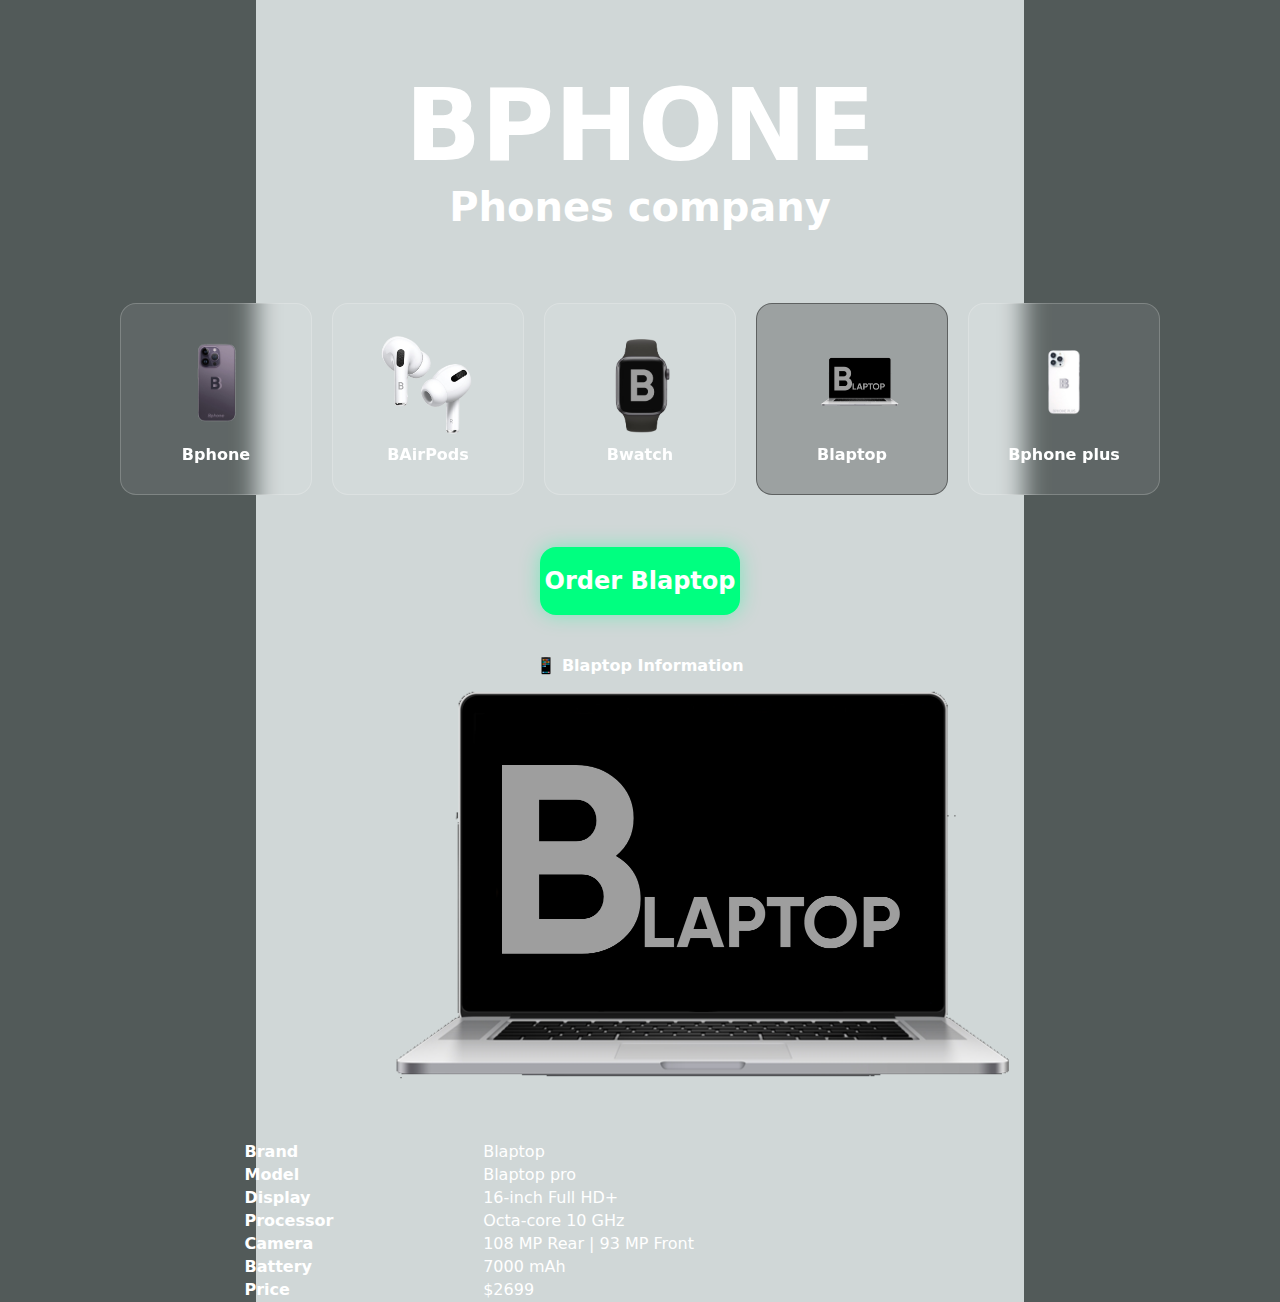
<file: Blaptop.html>
<!DOCTYPE html>
<html>
<head>
    <link rel="stylesheet" href="style.css">
    <title>BPHONE</title>
</head>
<body>
  

<center><h1>BPHONE</h1></center>
<center><h2>Phones company</h2></center>

<!-- ===== GLASS CARDS SECTION ===== -->
<center>
<div class="product-cards">
  <a class="card-link" href="Bphone.html">
    <div class="card">
      <img src="image/bphone.jpg" alt="Bphone">
      <p>Bphone</p>
    </div>
  </a>

  <a class="card-link" href="Bpods.html">
    <div class="card">
      <img src="image/Bpods.png" alt="BAirPods">
      <p>BAirPods</p>
    </div>
  </a>

  <a class="card-link" href="Bwatch.html">
    <div class="card">
      <img src="image/Bwatch.png" alt="Bwatch">
      <p>Bwatch</p>
    </div>
  </a>

  <a class="card-link active" href="Blaptop.html">
    <div class="card">
      <img src="image/Blaptop.png" alt="Blaptop">
      <p>Blaptop</p>
    </div>
  </a>

  <a class="card-link" href="Bphone_plus.html">
    <div class="card">
      <img src="image/Bphone plus.png" alt="Bphone plus">
      <p>Bphone plus</p>
    </div>
  </a>
</div>
</center>
<!-- ===== END CARDS ===== -->


<center>
<table>
  <tr>
    <th colspan="2">📱 Blaptop Information</th>
  </tr>
  <tr>
    <td colspan="2"><img id="img_bphone" src="image/Blaptop.png" alt="BPhone Image"></td>
     <center>
            <button id="btn_Order" class="order-btn" onclick="window.location.href='order.html'">Order Blaptop</button>  
            </center>
            <br>
            <br>
  </tr>
  <tr>
    <td><b>Brand</b></td>
    <td>Blaptop</td>
  </tr>

  <tr>
    <td><b>Model</b></td>
    <td>Blaptop pro</td>
  </tr>
  <tr>
    <td><b>Display</b></td>
    <td>16-inch Full HD+</td>
  </tr>
  <tr>
    <td><b>Processor</b></td>
    <td>Octa-core 10 GHz</td>
  </tr>
  <tr>
    <td><b>Camera</b></td>
    <td>108 MP Rear | 93 MP Front</td>
  </tr>
  <tr>
    <td><b>Battery</b></td>
    <td>7000 mAh</td>
  </tr>
  <tr>
    <td><b>Price</b></td>
    <td>$2699</td>
  </tr>
</table>
</center>

</body>
</html>
</file>
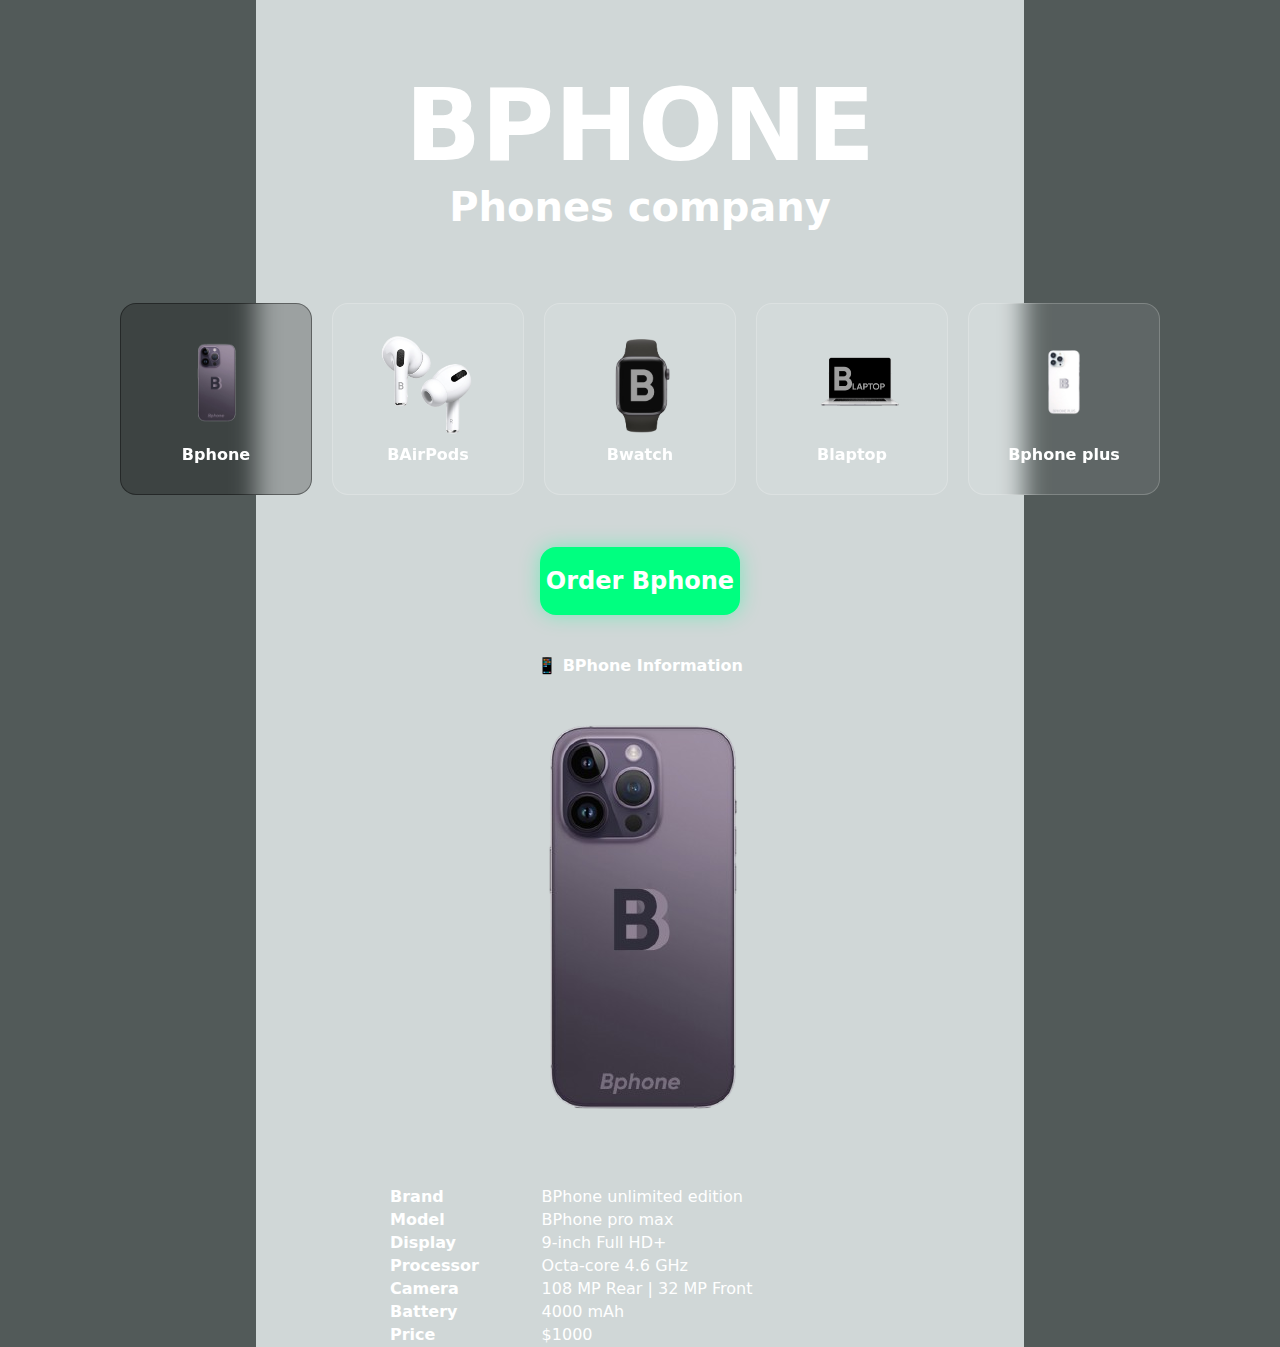
<file: Bphone.html>
<!DOCTYPE html>
<html>
  <head>
    <link rel="stylesheet" href="style.css" />
    <title>BPHONE</title>
  </head>
  <body>
    <center><h1>BPHONE</h1></center>
    <center><h2>Phones company</h2></center>

    <!-- ===== GLASS CARDS SECTION ===== -->
    <center>
      <div class="product-cards">
        <a class="card-link active" href="Bphone.html">
          <div class="card">
            <img src="image/bphone.jpg" alt="Bphone" />
            <p>Bphone</p>
          </div>
        </a>

        <a class="card-link" href="Bpods.html">
          <div class="card">
            <img src="image/Bpods.png" alt="BAirPods" />
            <p>BAirPods</p>
          </div>
        </a>

        <a class="card-link" href="Bwatch.html">
          <div class="card">
            <img src="image/Bwatch.png" alt="Bwatch" />
            <p>Bwatch</p>
          </div>
        </a>

        <a class="card-link" href="Blaptop.html">
          <div class="card">
            <img src="image/Blaptop.png" alt="Blaptop" />
            <p>Blaptop</p>
          </div>
        </a>

        <a class="card-link" href="Bphone_plus.html">
          <div class="card">
            <img src="image/Bphone plus.png" alt="Bphone plus" />
            <p>Bphone plus</p>
          </div>
        </a>
      </div>
    </center>
<center>
            <button id="btn_Order" class="order-btn" onclick="window.location.href='order.html'">Order Bphone</button>  
            </center>
            <br>
            <br>

    <center>
      <table>
        <tr>
          <th colspan="2">📱 BPhone Information</th>
        </tr>
        <tr>
          <td colspan="2">
            <img id="img_bphone" src="image/bphone.jpg" alt="BPhone Image" /> 

          </td>
          
</div>
        </tr>
        <tr>
          <td><b>Brand</b></td>
          <td>BPhone unlimited edition</td>
        </tr>

        <tr>
          <td><b>Model</b></td>
          <td>BPhone pro max</td>
        </tr>
        <tr>
          <td><b>Display</b></td>
          <td>9-inch Full HD+</td>
        </tr>
        <tr>
          <td><b>Processor</b></td>
          <td>Octa-core 4.6 GHz</td>
        </tr>
        <tr>
          <td><b>Camera</b></td>
          <td>108 MP Rear | 32 MP Front</td>
        </tr>
        <tr>
          <td><b>Battery</b></td>
          <td>4000 mAh</td>
        </tr>
        <tr>
          <td><b>Price</b></td>
          <td>$1000</td>
        </tr>
      </table>
    </center>
  </body>
</html>
</file>
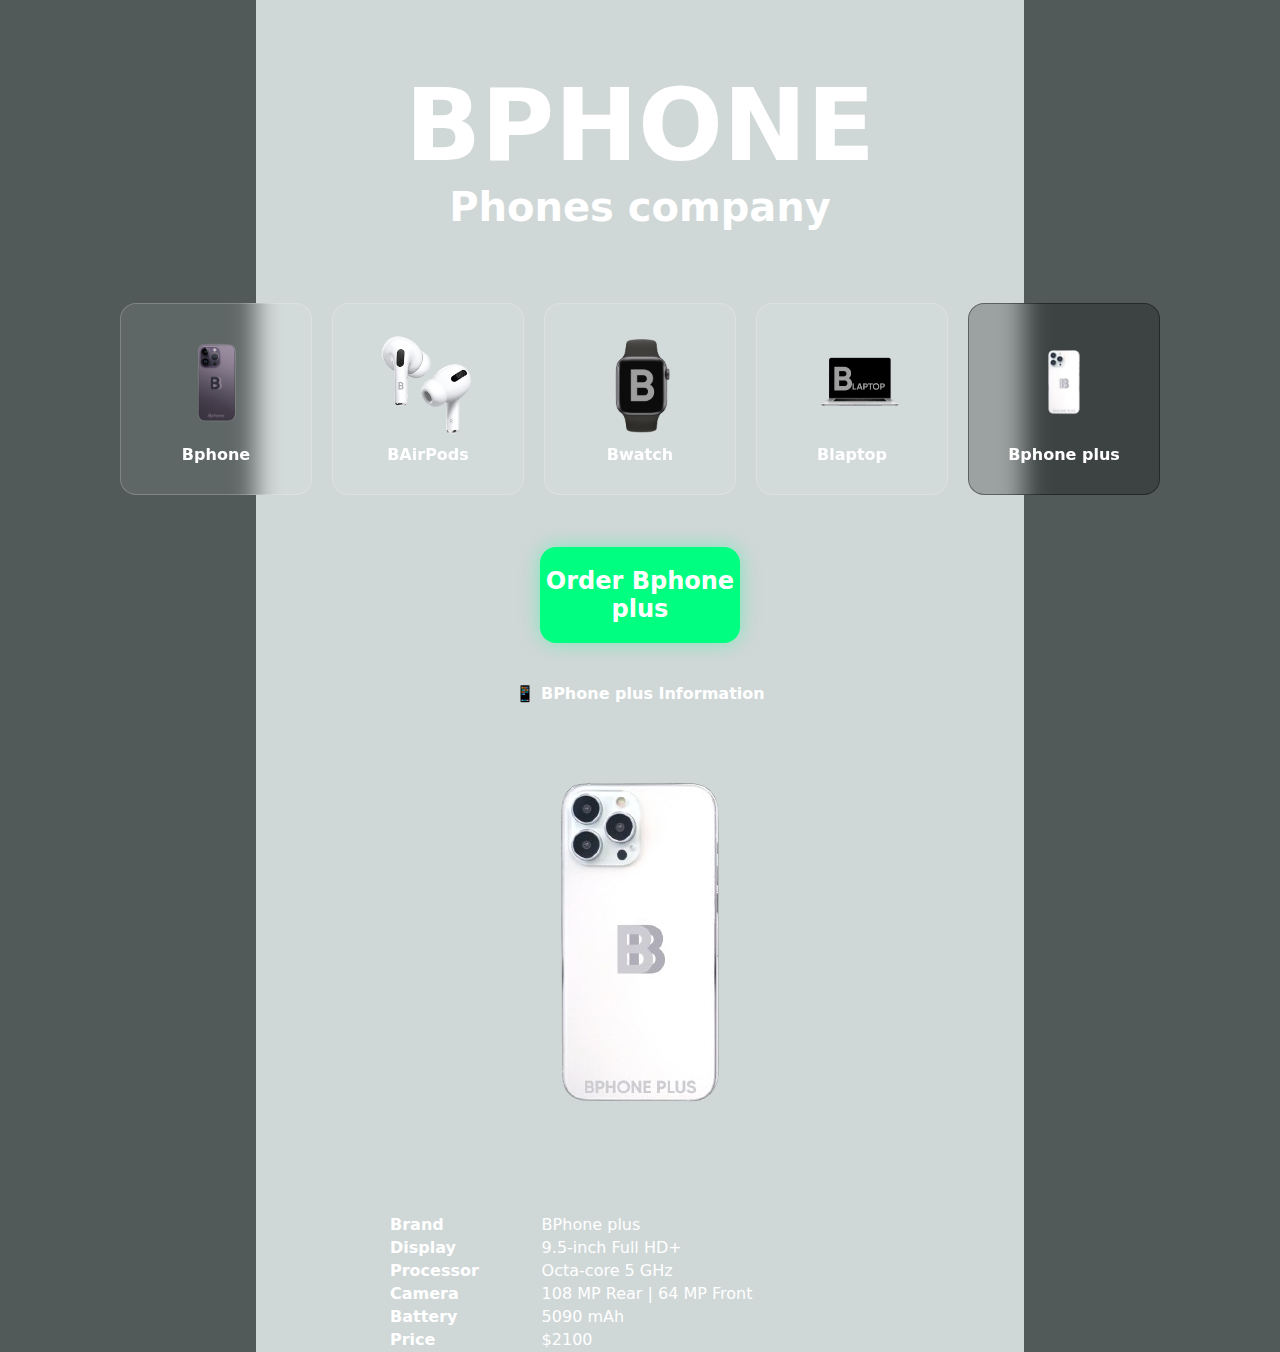
<file: Bphone_plus.html>
<!DOCTYPE html>
<html>
<head>
    <link rel="stylesheet" href="style.css">
    <title>BPHONE</title>
</head>
<body>
  

<center><h1>BPHONE</h1></center>
<center><h2>Phones company</h2></center>

<!-- ===== GLASS CARDS SECTION ===== -->
<center>
<div class="product-cards">
  <a class="card-link" href="Bphone.html">
    <div class="card">
      <img src="image/bphone.jpg" alt="Bphone">
      <p>Bphone</p>
    </div>
  </a>

  <a class="card-link" href="Bpods.html">
    <div class="card">
      <img src="image/Bpods.png" alt="BAirPods">
      <p>BAirPods</p>
    </div>
  </a>

  <a class="card-link" href="Bwatch.html">
    <div class="card">
      <img src="image/Bwatch.png" alt="Bwatch">
      <p>Bwatch</p>
    </div>
  </a>

  <a class="card-link" href="Blaptop.html">
    <div class="card">
      <img src="image/Blaptop.png" alt="Blaptop">
      <p>Blaptop</p>
    </div>
  </a>

  <a class="card-link active" href="Bphone_plus.html">
    <div class="card">
      <img src="image/Bphone plus.png" alt="Bphone plus">
      <p>Bphone plus</p>
    </div>
  </a>
</div>
</center>
<!-- ===== END CARDS ===== -->


<center>
<table>
  <tr>
    <th colspan="2">📱 BPhone plus Information</th>
  </tr>
  <tr>
    <td colspan="2"><img id="img_bphone" src="image/Bphone plus.png" alt="BPhone Image"></td>
     <center>
            <button id="btn_Order" class="order-btn" onclick="window.location.href='order.html'">Order Bphone plus</button>  
            </center>
            <br>
            <br>
  </tr>
  <tr>
    <td><b>Brand</b></td>
    <td>BPhone plus</td>
  </tr>
  <tr>
    <td><b>Display</b></td>
    <td>9.5-inch Full HD+</td>
  </tr>
  <tr>
    <td><b>Processor</b></td>
    <td>Octa-core 5 GHz</td>
  </tr>
  <tr>
    <td><b>Camera</b></td>
    <td>108 MP Rear | 64 MP Front</td>
  </tr>
  <tr>
    <td><b>Battery</b></td>
    <td>5090 mAh</td>
  </tr>
  <tr>
    <td><b>Price</b></td>
    <td>$2100</td>
  </tr>
</table>
</center>

</body>
</html>
</file>
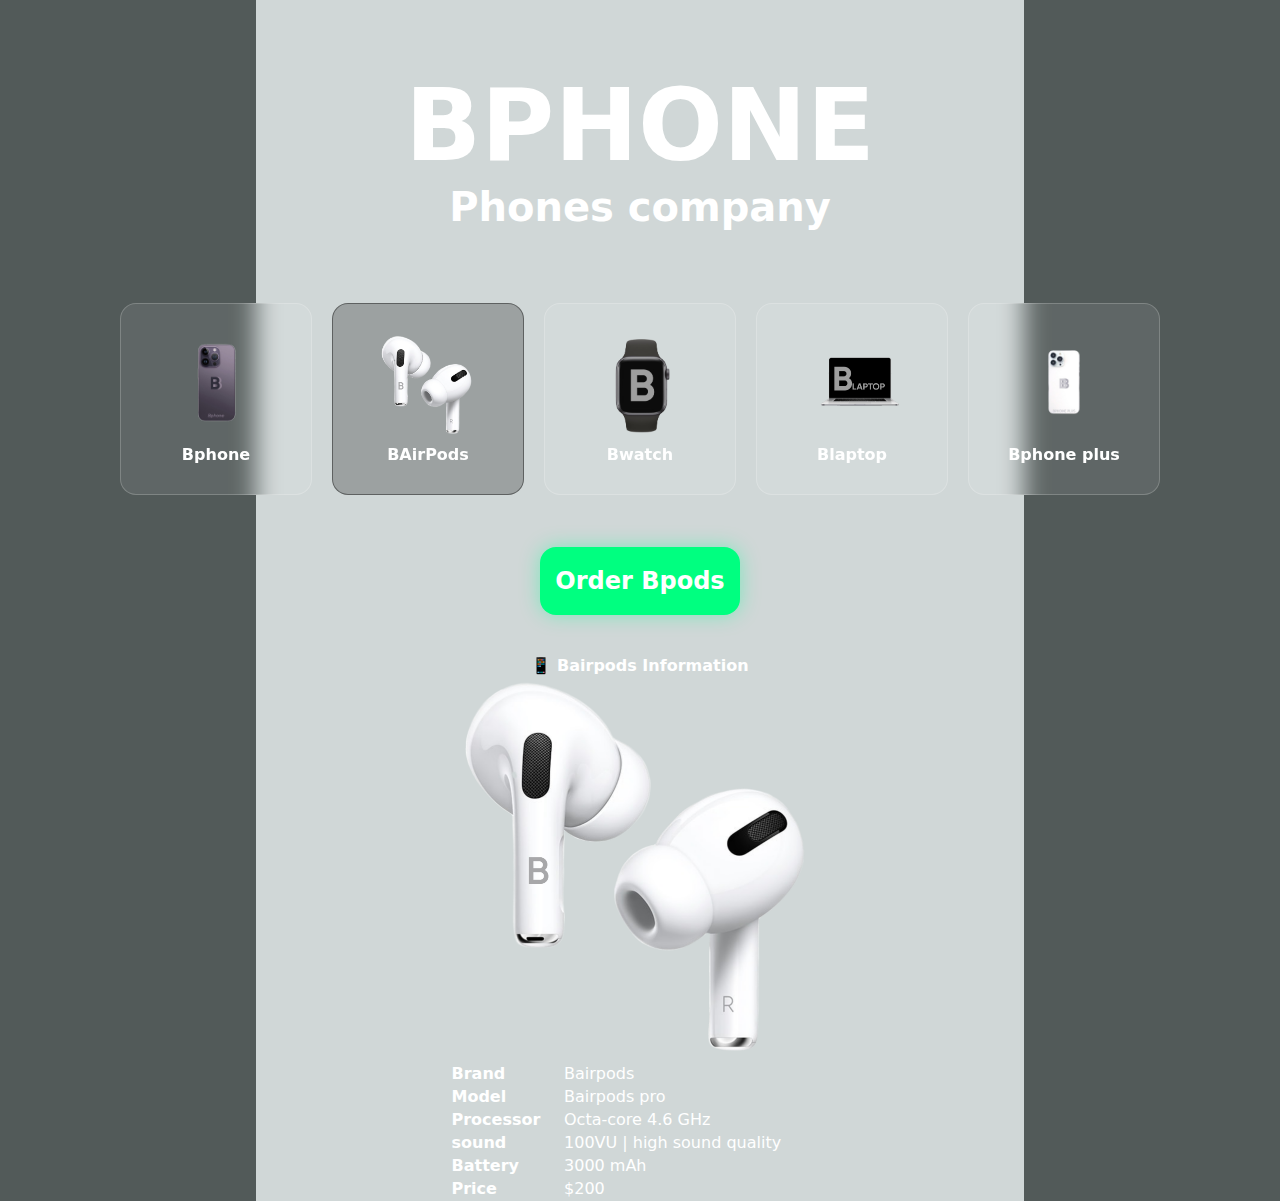
<file: Bpods.html>
<!DOCTYPE html>
<html>
<head>
    <link rel="stylesheet" href="style.css">
    <title>BPHONE</title>
</head>
<body>
  

<center><h1>BPHONE</h1></center>
<center><h2>Phones company</h2></center>

<!-- ===== GLASS CARDS SECTION ===== -->
<center>
<div class="product-cards">
  <a class="card-link" href="Bphone.html">
    <div class="card">
      <img src="image/bphone.jpg" alt="Bphone">
      <p>Bphone</p>
    </div>
  </a>

  <a class="card-link active" href="Bpods.html">
    <div class="card">
      <img src="image/Bpods.png" alt="BAirPods">
      <p>BAirPods</p>
    </div>
  </a>

  <a class="card-link" href="Bwatch.html">
    <div class="card">
      <img src="image/Bwatch.png" alt="Bwatch">
      <p>Bwatch</p>
    </div>
  </a>

  <a class="card-link" href="Blaptop.html">
    <div class="card">
      <img src="image/Blaptop.png" alt="Blaptop">
      <p>Blaptop</p>
    </div>
  </a>

  <a class="card-link" href="Bphone_plus.html">
    <div class="card">
      <img src="image/Bphone plus.png" alt="Bphone plus">
      <p>Bphone plus</p>
    </div>
  </a>
</div>
</center>
<!-- ===== END CARDS ===== -->


<center>
<table>
  <tr>
    <th colspan="2">📱 Bairpods Information</th>
  </tr>
  <tr>
    <td colspan="2"><img id="img_bphone" src="image/Bpods.png" alt="BPhone Image"></td>
     <center>
            <button id="btn_Order" class="order-btn" onclick="window.location.href='order.html'">Order Bpods</button>  
            </center>
            <br>
            <br>
  </tr>
  <tr>
    <td><b>Brand</b></td>
    <td>Bairpods</td>
  </tr>

  <tr>
    <td><b>Model</b></td>
    <td>Bairpods pro</td>
  </tr>
  <tr>
    <td><b>Processor</b></td>
    <td>Octa-core 4.6 GHz</td>
  </tr>
  <tr>
    <td><b>sound</b></td>
    <td>100VU | high sound quality</td>
  </tr>
  <tr>
    <td><b>Battery</b></td>
    <td>3000 mAh</td>
  </tr>
  <tr>
    <td><b>Price</b></td>
    <td>$200</td>
  </tr>
</table>
</center>

</body>
</html>
</file>
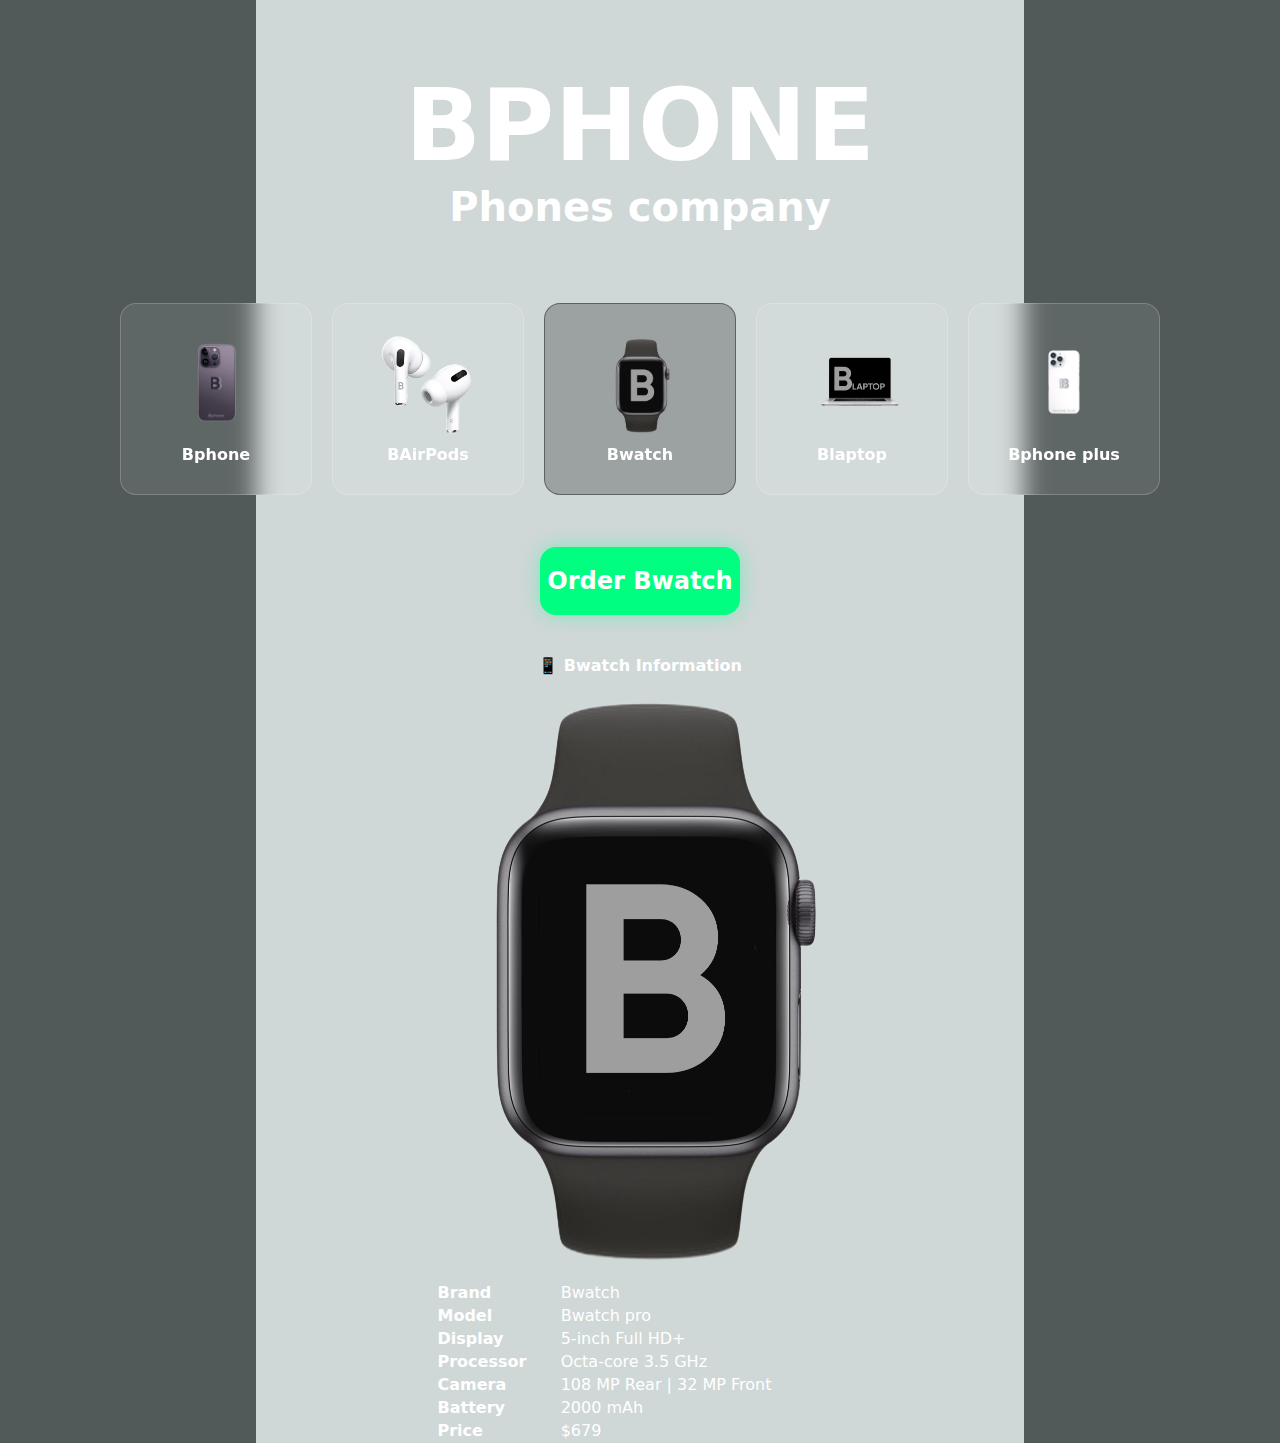
<file: Bwatch.html>
<!DOCTYPE html>
<html>
<head>
    <link rel="stylesheet" href="style.css">
    <title>BPHONE</title>
</head>
<body>
  

<center><h1>BPHONE</h1></center>
<center><h2>Phones company</h2></center>

<!-- ===== GLASS CARDS SECTION ===== -->
<center>
<div class="product-cards">
  <a class="card-link" href="Bphone.html">
    <div class="card">
      <img src="image/bphone.jpg" alt="Bphone">
      <p>Bphone</p>
    </div>
  </a>

  <a class="card-link" href="Bpods.html">
    <div class="card">
      <img src="image/Bpods.png" alt="BAirPods">
      <p>BAirPods</p>
    </div>
  </a>

  <a class="card-link active" href="Bwatch.html">
    <div class="card">
      <img src="image/Bwatch.png" alt="Bwatch">
      <p>Bwatch</p>
    </div>
  </a>

  <a class="card-link" href="Blaptop.html">
    <div class="card">
      <img src="image/Blaptop.png" alt="Blaptop">
      <p>Blaptop</p>
    </div>
  </a>

  <a class="card-link" href="Bphone_plus.html">
    <div class="card">
      <img src="image/Bphone plus.png" alt="Bphone plus">
      <p>Bphone plus</p>
    </div>
  </a>
</div>
</center>
<!-- ===== END CARDS ===== -->


<center>
<table>
  <tr>
    <th colspan="2">📱 Bwatch Information</th>
  </tr>
  <tr>
    <td colspan="2"><img id="img_bphone" src="image/Bwatch.png" alt="BPhone Image"></td>
     <center>
            <button id="btn_Order" class="order-btn" onclick="window.location.href='order.html'">Order Bwatch</button>  
            </center>
            <br>
            <br>
  </tr>
  <tr>
    <td><b>Brand</b></td>
    <td>Bwatch</td>
  </tr>

  <tr>
    <td><b>Model</b></td>
    <td>Bwatch pro</td>
  </tr>
  <tr>
    <td><b>Display</b></td>
    <td>5-inch Full HD+</td>
  </tr>
  <tr>
    <td><b>Processor</b></td>
    <td>Octa-core 3.5 GHz</td>
  </tr>
  <tr>
    <td><b>Camera</b></td>
    <td>108 MP Rear | 32 MP Front</td>
  </tr>
  <tr>
    <td><b>Battery</b></td>
    <td>2000 mAh</td>
  </tr>
  <tr>
    <td><b>Price</b></td>
    <td>$679</td>
  </tr>
</table>
</center>

</body>
</html>
</file>
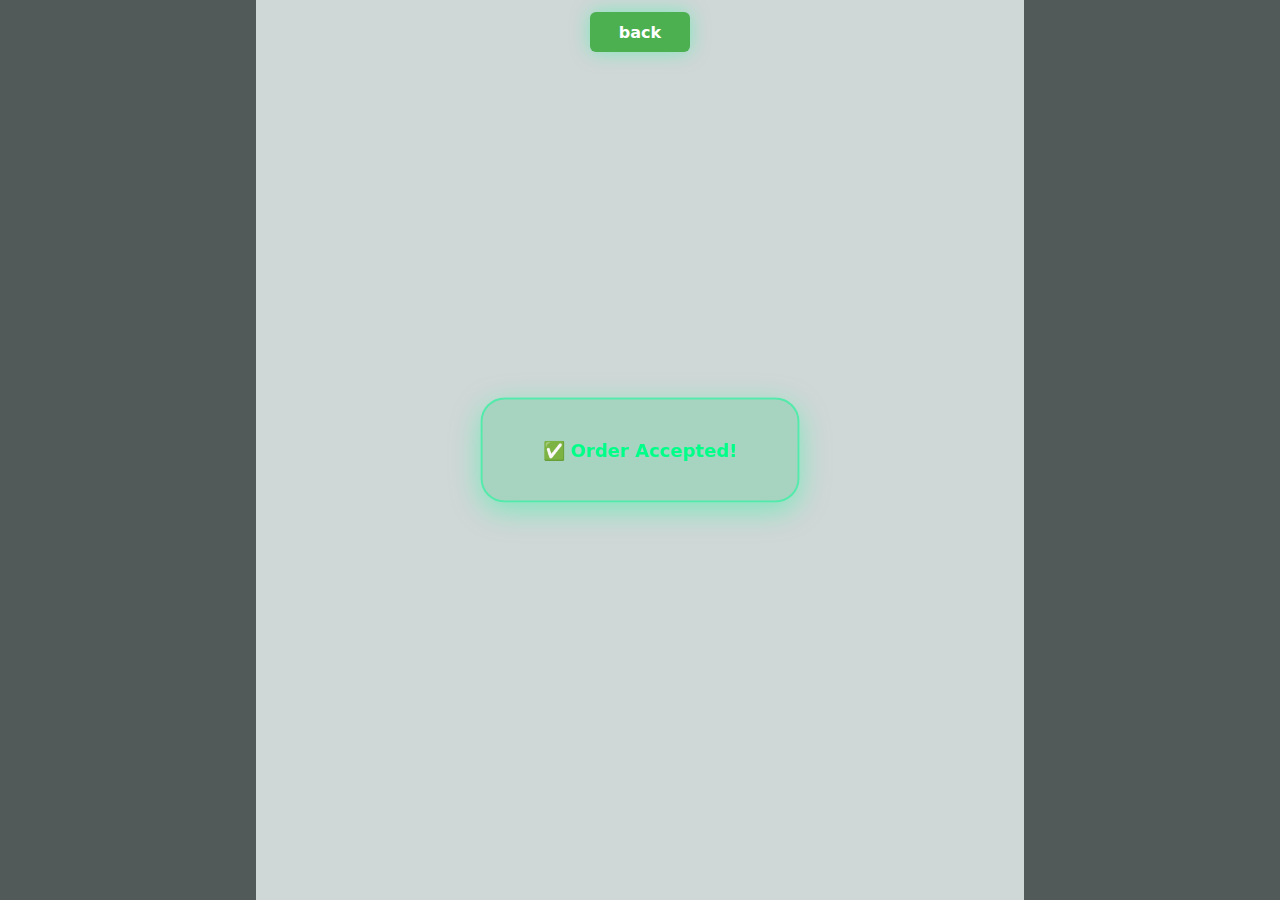
<file: done.html>
<!DOCTYPE html>
<html>
<head>
    <link rel="stylesheet" href="style.css">
    <title>BPHONE</title>
    <style>
        .order-btn {
            width: 100px;
            height: 40px;
            font-size: 16px;
            padding: 8px;
            border-radius: 6px;
            background-color: #4CAF50; /* green */
            color: white;
            border: none;
            cursor: pointer;
        }

        .order-btn:hover {
            background-color: #45a049; /* slightly darker on hover */
        }

        .order-accepted {
            font-size: 18px;
            margin-bottom: 20px;
        }
    </style>
</head>
<body>
    <div class="order-accepted" id="orderAccepted">
        ✅ Order Accepted!
    </div>

    <button type="submit" class="order-btn" onclick="window.location.href='Bphone.html'">back</button>

</body>
</html>
</file>
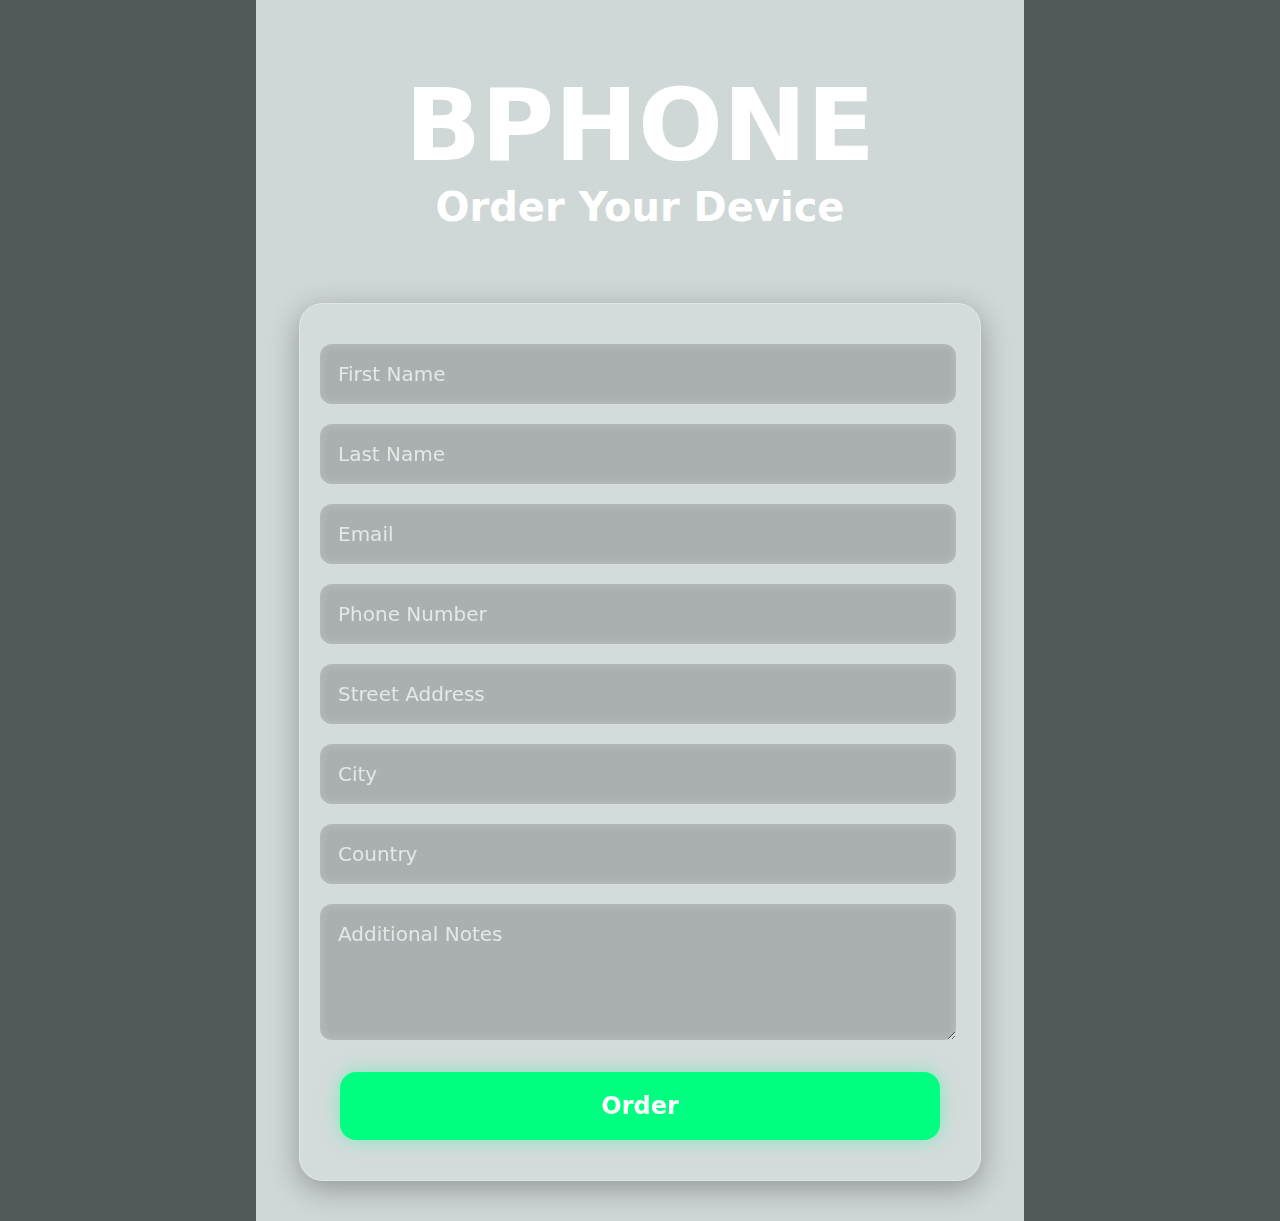
<file: order.html>
<!DOCTYPE html>
<html>
  <head>
    <link rel="stylesheet" href="style.css" />
    <title>BPHONE</title>
  </head>
  <body>


<!DOCTYPE html>
<html lang="en">
<head>
  <meta charset="UTF-8" />
  <meta name="viewport" content="width=device-width, initial-scale=1.0" />
  <title>BPHONE Order Form</title>
  <link rel="stylesheet" href="style.css" />
</head>
<body>

  <h1>BPHONE</h1>
  <h2>Order Your Device</h2>

  <div class="form-container">
    <form action="#" method="post">
      <input type="text" name="firstName" placeholder="First Name" required>
      <input type="text" name="lastName" placeholder="Last Name" required>
      <input type="email" name="email" placeholder="Email" required>
      <input type="tel" name="phone" placeholder="Phone Number">
      <input type="text" name="address" placeholder="Street Address" required>
      <input type="text" name="city" placeholder="City" required>
      <input type="text" name="country" placeholder="Country" required>
      <textarea name="notes" placeholder="Additional Notes"></textarea>

      <button type="submit" class="order-btn" onclick="window.location.href='done.html'">Order</button>
    </form>
  </div>

</body>
</html>

 

  </body>
</html>
</file>
<file: style.css>
/* ===== HEADINGS ===== */
h1 {
  font-size: 100px;
  margin-bottom: 0;
}

h2 {
  font-size: 40px;
  margin-top: 0;
}

/* ===== BODY ===== */
body {
  background: linear-gradient(
    to right,
    rgb(82, 90, 89) 20%,
    rgb(208, 215, 215) 20%,
    rgb(208, 215, 215) 80%,
    rgb(82, 90, 89) 80%
  );
  font-family: "Train One", system-ui;
  margin: 0;
  padding: 0;
  display: flex;
  flex-direction: column;
  align-items: center;
}

/* ===== GLASS CARDS ===== */
.product-cards {
  display: flex;
  justify-content: center;
  flex-wrap: wrap;
  gap: 20px;
  margin: 40px 0;
}

/* Card links reset */
.card-link {
  text-decoration: none;
}

/* Card styling */
.card {
  width: 160px;
  height: 160px;
  backdrop-filter: blur(12px);
  background: rgba(255, 255, 255, 0.08);
  border: 1px solid rgba(255, 255, 255, 0.2);
  border-radius: 16px;
  display: flex;
  flex-direction: column;
  align-items: center;
  justify-content: center;
  padding: 15px;
  transition: 0.3s;
  cursor: pointer;
}

/* Card hover effect */
.card:hover {
  transform: translateY(-5px) scale(1.03);
  background: rgba(255, 255, 255, 0.15);
}

/* Card images */
.card img {
  width: 100px;
  height: 100px;
  object-fit: contain;
  margin-bottom: 10px;
}

/* Card text */
.card p {
  color: white;
  font-size: 16px;
  font-weight: bold;
  margin: 0;
  text-align: center;
}

/* ===== ACTIVE CARD ===== */
.card-link.active .card {
  background: rgba(0, 0, 0, 0.25);
  border: 1px solid rgba(0, 0, 0, 0.4);
}

/* ===== RESPONSIVE ===== */
@media screen and (max-width: 600px) {
  .card {
    width: 130px;
    height: 130px;
  }

  .card img {
    width: 80px;
    height: 80px;
  }

  h1 {
    font-size: 60px;
  }

  h2 {
    font-size: 28px;
  }
}

/* ===== ORDER BUTTON ===== */
.order-btn {
  width: 100%;                  /* make it almost full width */
  background-color: #295f44;
  color: white;
  border: none;
  border-radius: 16px;
  padding: 16px 0;             /* taller */
  font-size: 20px;
  font-weight: bold;
  margin-top: 12px;
  cursor: pointer;
  transition: 0.3s;
  display: block;
  text-align: center;
}
#btn_Order
{
  width: 200px;
}

.order-btn:hover {
  background-color: #000000;
  transform: scale(1.05);
}
/* ===== FORM CONTAINER ===== */
.form-container {
  backdrop-filter: blur(20px);
  background: rgba(255, 255, 255, 0.1);
  border: 1px solid rgba(255, 255, 255, 0.3);
  border-radius: 24px;
  padding: 40px;
  width: 90%;
  max-width: 600px;
  margin: 40px auto;
  display: flex;
  flex-direction: column;
  align-items: center;
  box-shadow: 0 8px 30px rgba(0, 0, 0, 0.3);
}

/* ===== FORM FIELDS ===== */
form {
  display: flex;
  flex-direction: column;
  width: 100%;
  gap: 20px;
}

input, textarea {
  width: 100%;
  padding: 18px;
  font-size: 20px;
  border-radius: 12px;
  border: none;
  outline: none;
  background: rgba(0, 0, 0, 0.2);
  color: white;
  font-family: "Train One", system-ui;
  box-shadow: inset 0 0 10px rgba(255, 255, 255, 0.2);
}

input::placeholder, textarea::placeholder {
  color: rgba(255, 255, 255, 0.7);
}

input,textarea
{
  margin-left: -20px;
}
/* ===== TEXTAREA ===== */
textarea {
  resize: vertical;
  min-height: 100px;
}

/* ===== BUTTON ===== */
.order-btn {
  width: 100%;
  background-color: #00ff80;
  color: white;
  border: none;
  border-radius: 16px;
  padding: 20px 0;
  font-size: 24px;
  font-weight: bold;
  margin-top: 12px;
  cursor: pointer;
  transition: 0.3s;
  font-family: "Train One", system-ui;
  box-shadow: 0 0 20px rgba(0, 255, 150, 0.4);
}

.order-btn:hover {
  background-color: #00a852;
  transform: scale(1.05);
  box-shadow: 0 0 30px rgba(0, 255, 150, 0.6);
}

/* ===== TEXT COLOR ===== */
body, h1, h2 {
  color: white;
}
  /* ===== ORDER ACCEPTED SIGN ===== */
.order-accepted {
  backdrop-filter: blur(20px);
  background: rgba(0, 200, 100, 0.2);
  border: 2px solid rgba(0, 255, 150, 0.5);
  border-radius: 24px;
  padding: 40px 60px;
  font-size: 36px;
  font-weight: bold;
  color: #00ff88;
  text-align: center;
  box-shadow: 0 8px 30px rgba(0, 255, 150, 0.4);
  position: fixed;
  top: 50%;
  left: 50%;
  transform: translate(-50%, -50%);
  z-index: 999;
  animation: popIn 0.5s ease forwards;
}

/* simple pop-in animation */
@keyframes popIn {
  0% { transform: translate(-50%, -50%) scale(0); opacity: 0; }
  100% { transform: translate(-50%, -50%) scale(1); opacity: 1; }
}
</file>
